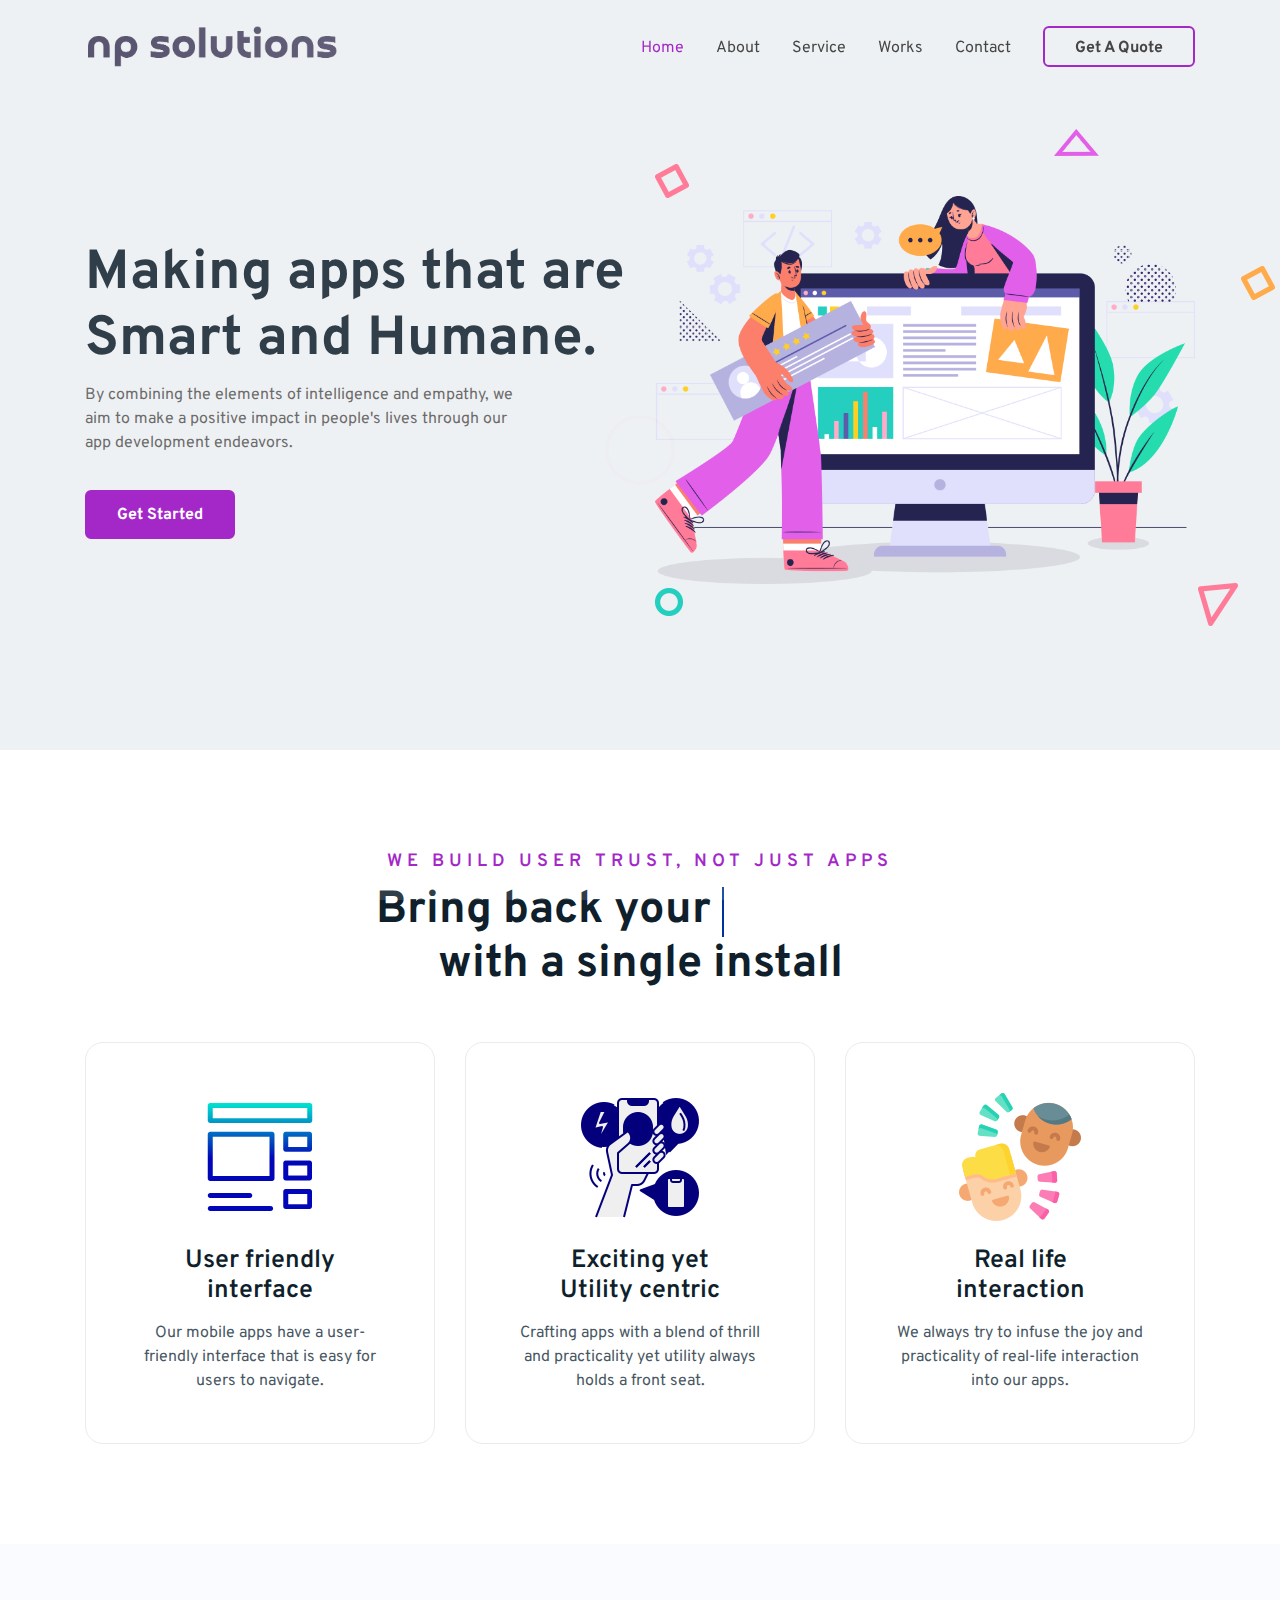
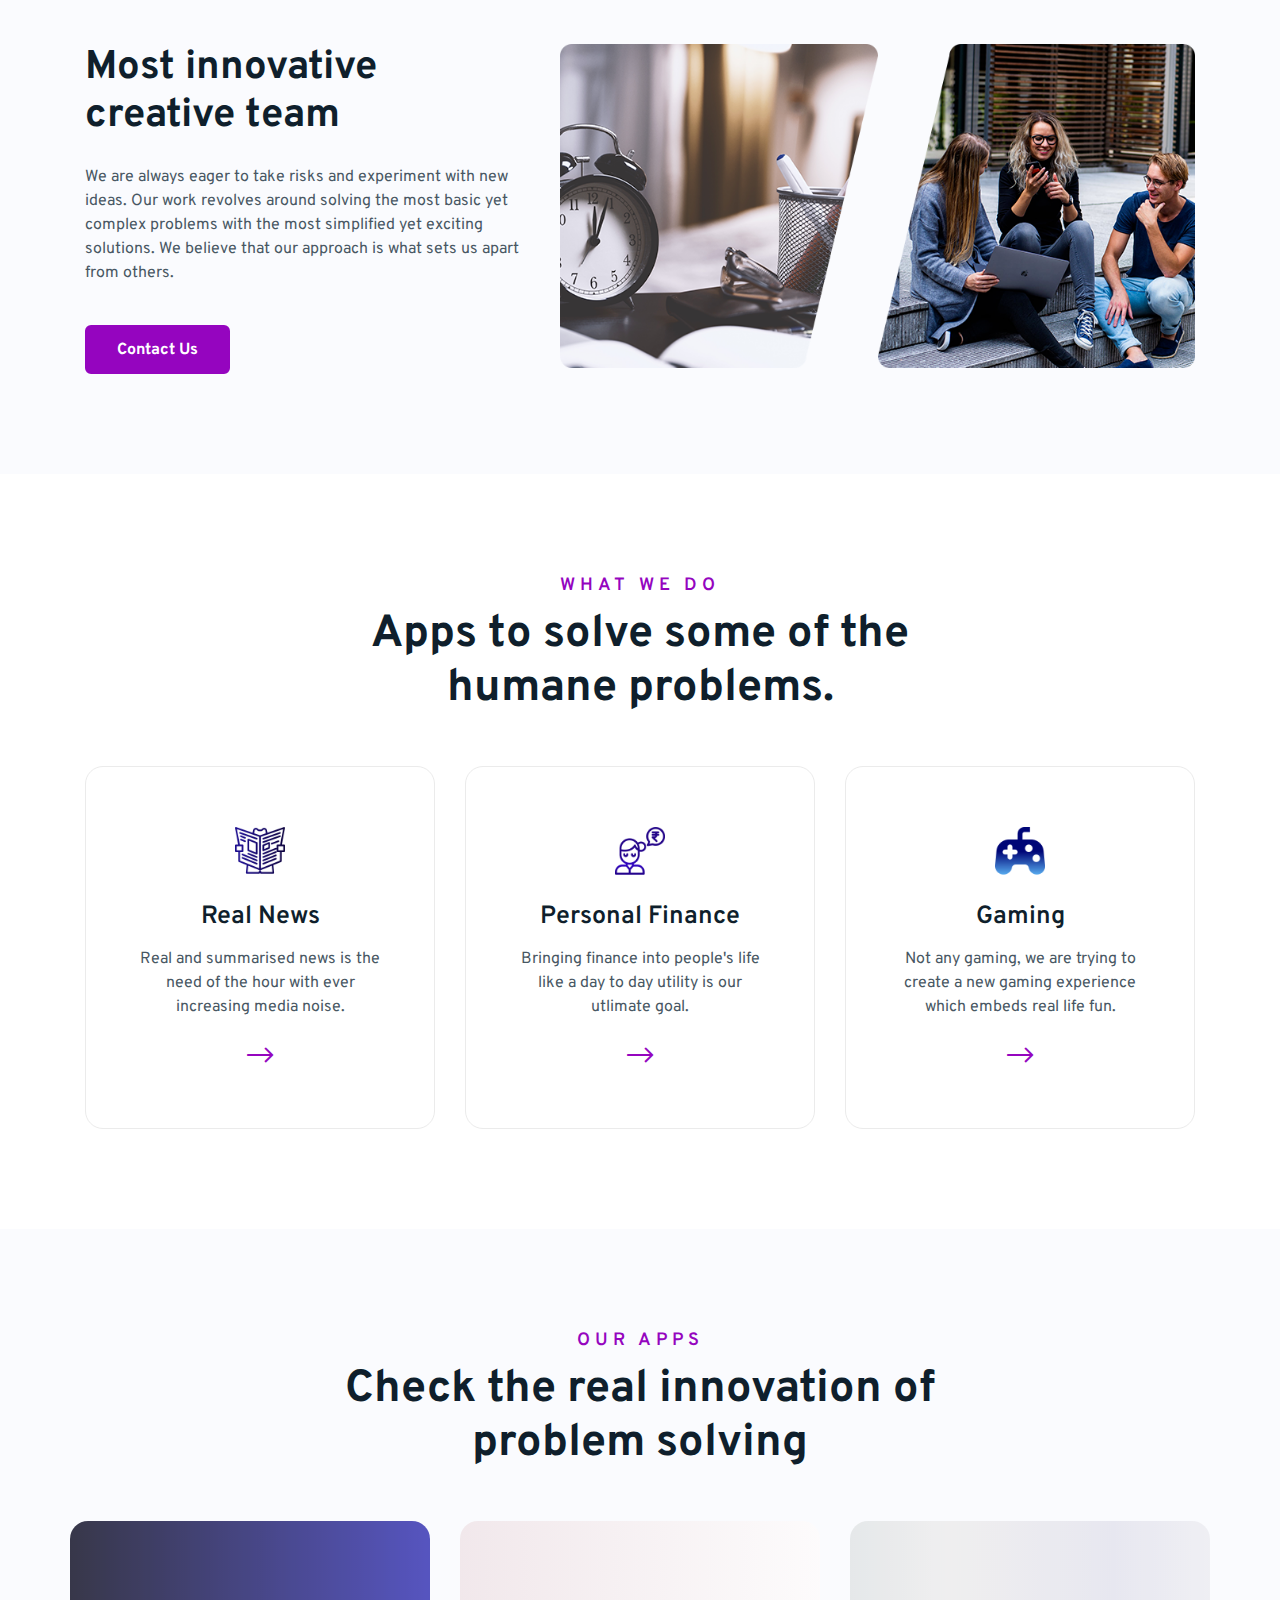
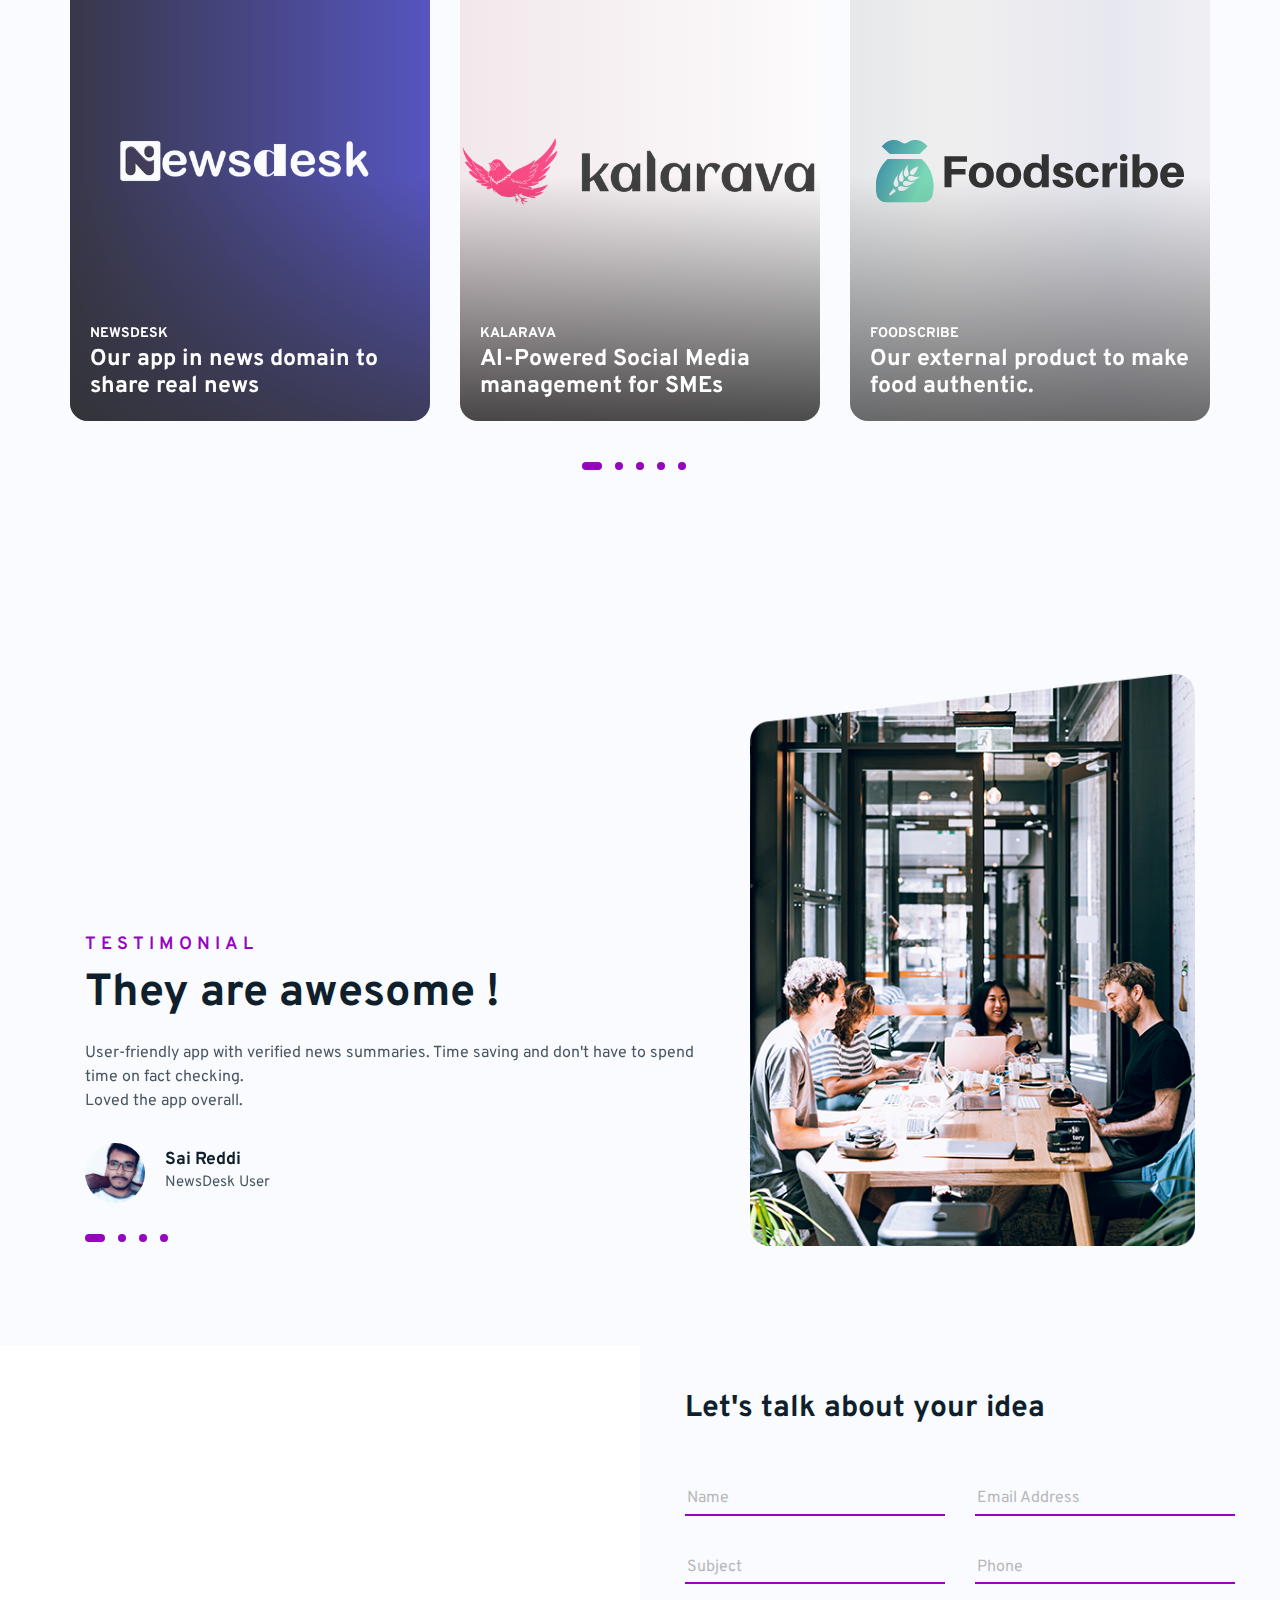
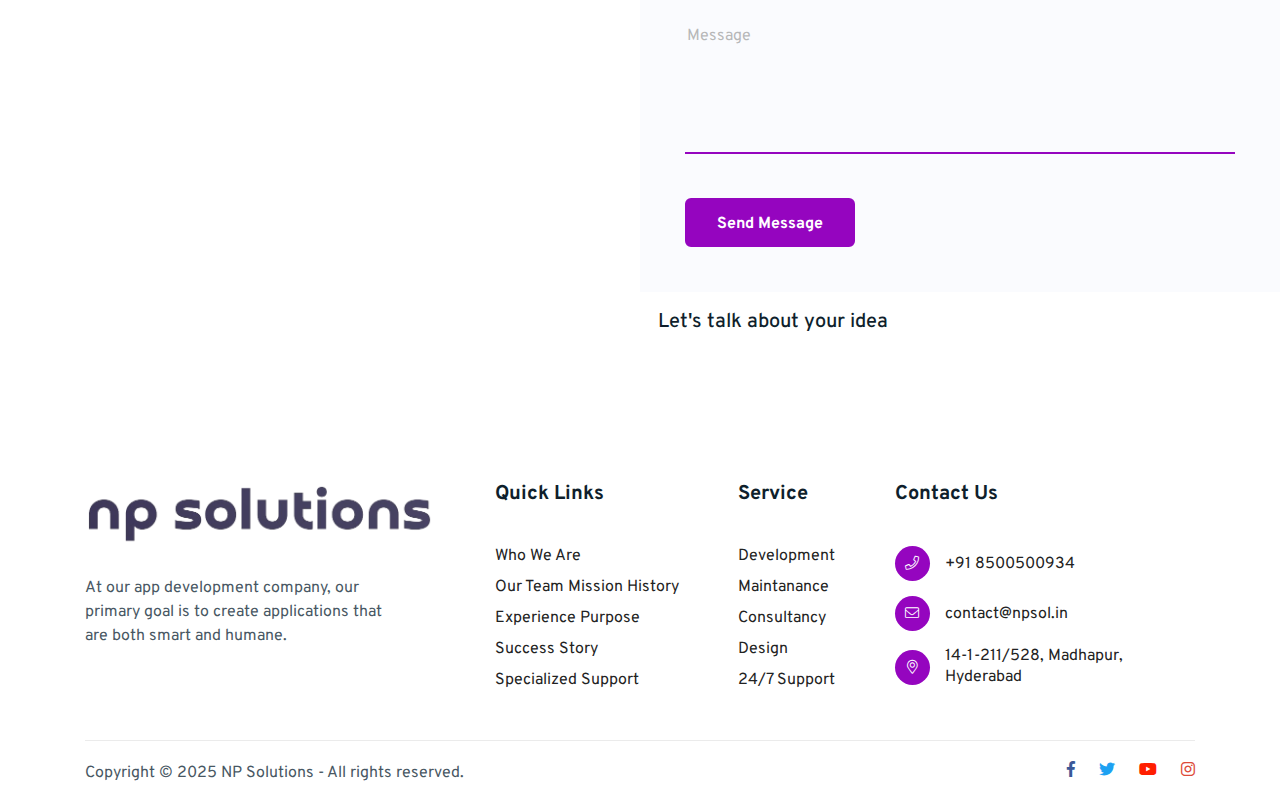
<file: index.html>
<!DOCTYPE html>
<html lang="en">
<head>
      <meta charset="UTF-8">
      <meta name="viewport" content="width=device-width, initial-scale=1.0">
      <meta http-equiv="X-UA-Compatible" content="ie=edge">
      <!-- title -->
      <title>NP Solutions - Consulting | Mobile App Development | Technology Outsourcing</title>
      <!-- favicon -->
      <link href="img/logo-favicon.png" type="image/png" rel="icon">
      <!--=============   All css link   ============ -->
      <link href="css/bootstrap.min.css" rel="stylesheet" type="text/css">
      <link href="css/helper.css" rel="stylesheet" type="text/css">
      <link href="css/fontawesome.min.css" rel="stylesheet" type="text/css"/>
      <link href="css/owl.carousel.min.css" rel="stylesheet" type="text/css"/>
      <link href="css/style.css" rel="stylesheet" type="text/css">
      <link href="css/responsive.css" rel="stylesheet" type="text/css">
   
<style>

@media (min-width: 1199.98px){
.text {
    font-size: 4rem !important;
 }
}

@media (min-width: 575.99px) and (max-width: 1199.97px){
.text {
    font-size: 3rem !important;
 }
}


@media (max-width: 575.98px){
.text {
    font-size: 2.2rem !important;
 }
}


.text{
    position: relative;
    color: #003399;
    font-weight: 600;
}
.text.first-text{
    color: #FFF;
}
.text.sec-text:before{
    content: "";
    position: absolute;
    top: 0;
    left: 0;
    height: 100%;
    width: 100%;
    background-color: #fff;
    border-left: 2px solid #003399;
    animation: animate 4s steps(12) infinite;
}
@keyframes animate{
    40%, 60%{
        left: calc(100% + 4px);
    }
    100%{
        left: 0%;
    }
}
   
   
</style>
        
</head>
   <body data-spy="scroll" data-target="#scroll-spy" data-offset="150">
      <!-- start preloader -->
      <div class="preloader">
         <img class="lazy-load" src="img/preloader.svg" alt="img"/>
      </div>
      <!-- end preloader -->
      <!-- start header -->
      <header class="d-flex align-items-center">
         <div class="container">
            <div class="row align-items-center">
               <div class="col-md-3 col-4">
                  <!-- logo -->
                  <a href="index.html">
                     <img class="img-fluid logo-img" src="img/np.png" alt="logo"/>
                  </a>
               </div>
               <div class="col-md-9 col-8">
                  <!-- menu -->
                  <ul class="menu text-right" id="scroll-spy">
                     <li class="nav-item">
                        <a class="nav-link active" href="#home">Home</a>
                     </li>
                     <li class="nav-item">
                        <a class="nav-link" href="#about">About</a>
                     </li>
                     <li class="nav-item">
                        <a class="nav-link" href="#service">Service</a>
                     </li>
                     <li class="nav-item">
                        <a class="nav-link" href="#work">Works</a>
                     </li>
                     <!--<li class="nav-item">
                        <a class="nav-link" href="#news">News</a>
                     </li>-->
                     <li class="nav-item">
                        <a class="nav-link" href="#contact">Contact</a>
                     </li>
                     <li class="header-btn-area">
                        <a class="button header-btn" href="#contact">Get a quote</a>
                     </li>
                     
                  </ul>
                  <!-- menu toggler -->
                  <div class="hamburger-menu">
                     <span class="line-top"></span>
                     <span class="line-center"></span>
                     <span class="line-bottom"></span>
                  </div>
               </div>
            </div>
         </div>
      </header>
      <!-- end header -->
      <main class="overflow-hidden">
         <!-- start hero area -->
         <div class="hero-area d-flex align-items-center" id="home">
            <div class="container">
               <div  class="row align-items-center">
                  <div class="col-md-6 mt_30">
                     <div class="hero-content">
                        <h2>Making apps that are Smart and Humane.</h2>
                        <p>By combining the elements of intelligence and empathy, we aim to make a positive impact in people's lives through our app development endeavors.</p>
                        <div class="hero-btn-area">
                           <a href="#contact" class="button hero-btn">Get started</a>
                        </div>
                     </div>
                  </div>
                  <div class="col-md-6 mt_30">
                     <div class="hero-img-area">
                        <div class="shape shape-1">
                           <img src="img/rectangle.png" alt="img"/>
                        </div>
                        <div class="shape shape-2">
                           <img src="img/rectangle-2.png" alt="img"/>
                        </div>
                        <div class="shape shape-3">
                           <img src="img/shape-poly-1.png" alt="img"/>
                        </div>
                        <div class="shape shape-4">
                           <img src="img/shape-poly-2.png" alt="img"/>
                        </div>
                        <div class="shape shape-5">
                           <img src="img/circle.png" alt="img"/>
                        </div>
                        <div class="main-img">
                           <img class="img-fluid" src="img/hero-img.png" alt="hero-img"/>
                        </div>
                     </div>
                  </div>
               </div>
            </div>
         </div>
         <!-- end hero area -->
         <!-- start trust area -->
         <div class="trust-area">
            <div class="container">
               <div class="section-title">
                  <p>We build user trust, Not just apps</p>
                  <h2>Bring back your <span class="text sec-text">excitement</span><br> with a single install</h2>
               </div>
               <div class="row justify-content-center">
                  <div class="col-lg-4 col-sm-6 mt_30">
                     <div class="trust-box text-center">
                        <img src="img/layout.png" alt="anchor"/>
                        <h4>User friendly<br> interface</h4>
                        <p>Our mobile apps have a user-friendly interface that is easy for users to navigate.</p>
                     </div>
                  </div>
                  <div class="col-lg-4 col-sm-6 mt_30">
                     <div class="trust-box text-center">
                        <img src="img/utilities.png" alt="anchor"/>
                        <h4>Exciting yet<br> Utility centric</h4>
                        <p>Crafting apps with a blend of thrill and practicality yet utility always holds a front seat.</p>
                     </div>
                  </div>
                  <div class="col-lg-4 col-sm-6 mt_30">
                     <div class="trust-box text-center">
                        <img src="img/laugh.png" alt="anchor"/>
                        <h4>Real life<br> interaction</h4>
                        <p>We always try to infuse the joy and practicality of real-life interaction into our apps.</p>
                     </div>
                  </div>
               </div>
            </div>
         </div>
         <!-- end trust area -->
         <!-- start about area -->
         <div class="about-area" id="about">
            <div class="container">
               <div class="row">
                  <div class="col-md-5 mt_30">
                     <div class="about-content">
                        <h2>Most innovative<br> creative team</h2>
                        <p>We are always eager to take risks and experiment with new ideas. Our work revolves around solving the most basic yet complex problems with the most simplified yet exciting solutions. We believe that our approach is what sets us apart from others.</p>
                        <div class="about-btn-area">
                           <a href="#contact" class="button about-btn">Contact Us</a>
                        </div>
                     </div>
                  </div>
                  <div class="col-md-7 mt_30">
                     <div class="about-img-area d-flex">
                        <img class="img-fluid img-1" src="img/about-1.png" alt="about-img"/>
                        <img class="img-fluid img-2" src="img/about-2.png" alt="about-img"/>
                     </div>
                  </div>
               </div>
            </div>
         </div>
         <!-- end about area -->
         <!-- start service area -->
         <div class="service-area" id="service">
            <div class="container">
               <div class="section-title">
                  <p>what we do</p>
                  <h2>Apps to solve some of the<br> humane problems.</h2>
               </div>
               <div class="row">
                  <div class="col-lg-4 col-sm-6 mt_30">
                     <div class="service-box">
                        <div class="service_icon">
                           <img src="img/newspaper.png" class="img-fluid" alt="grid"/>
                        </div>
                        <h4>Real News</h4>
                        <p>Real and summarised news is the need of the hour with ever increasing media noise. </p>
                        <a class="box-arrow" href="#">
                        <i class="fal fa-long-arrow-right"></i>
                        </a>
                     </div>
                  </div>
                  <div class="col-lg-4 col-sm-6 mt_30">
                     <div class="service-box">
                        <div class="service_icon">
                           <img src="img/conversation.png" class="img-fluid" alt="cart"/>
                        </div>
                        <h4>Personal Finance</h4>
                        <p>Bringing finance into people's life like a day to day utility is our utlimate goal.</p>
                        <a class="box-arrow" href="#">
                        <i class="fal fa-long-arrow-right"></i>
                        </a>
                     </div>
                  </div>
                  <div class="col-lg-4 col-sm-6 mt_30">
                     <div class="service-box">
                        <div class="service_icon">
                           <img src="img/game-console.png" class="img-fluid" alt="camera"/>
                        </div>
                        <h4>Gaming</h4>
                        <p>Not any gaming, we are trying to create a new gaming experience which embeds real life fun. </p>
                        <a class="box-arrow" href="#">
                        <i class="fal fa-long-arrow-right"></i>
                        </a>
                     </div>
                  </div>
                 <!-- <div class="col-lg-4 col-sm-6 mt_30">
                     <div class="service-box">
                        <div class="service_icon">
                           <img src="img/headphone.png" class="img-fluid" alt="headphone"/>
                        </div>
                        <h4></h4>
                        <p>Pore et dolore magna aliqua. Ut<br> enim ad minim veniam, quis nos<br> trud exerci tation </p>
                        <a class="box-arrow" href="#">
                        <i class="fal fa-long-arrow-right"></i>
                        </a>
                     </div>
                  </div>
                  <div class="col-lg-4 col-sm-6 mt_30">
                     <div class="service-box">
                        <div class="service_icon">
                           <img src="img/location.png" class="img-fluid" alt="location"/>
                        </div>
                        <h4></h4>
                        <p>Pore et dolore magna aliqua. Ut<br> enim ad minim veniam, quis nos<br> trud exerci tation </p>
                        <a class="box-arrow" href="#">
                        <i class="fal fa-long-arrow-right"></i>
                        </a>
                     </div>
                  </div>
                  <div class="col-lg-4 col-sm-6 mt_30">
                     <div class="service-box">
                        <div class="service_icon">
                           <img src="img/file.png" class="img-fluid" alt="file"/>
                        </div>
                        <h4>File Upload Protocol</h4>
                        <p>Pore et dolore magna aliqua. Ut<br> enim ad minim veniam, quis nos<br> trud exerci tation </p>
                        <a class="box-arrow" href="#">
                        <i class="fal fa-long-arrow-right"></i>
                        </a>
                     </div>-->
                  </div>
               </div>
            </div>
         </div>
         <!-- end service area -->
         <!-- start work area -->
         <div class="work-area" id="work">
            <div class="container">
               <div class="section-title">
                  <p>our Apps</p>
                  <h2>Check the real innovation of<br> problem solving</h2>
               </div>
               <div class="row mt_50">
                  <div class="owl-carousel work-carousel">
                     <div class="item" style="background-image: url(img/work3.png);">
                        <div class="work-text">
                           <p>Kalarava</p>
                           <h3>AI-Powered Social Media<br> management for SMEs</h3>
                        </div>
                     </div>
                     <div class="item" style="background-image: url(img/work6.png);">
                        <div class="work-text">
                           <p>Foodscribe</p>
                           <h3>Our external product to make<br> food authentic.</h3>
                        </div>
                     </div>
                     <div class="item" style="background-image: url(img/work5.png);">
                        <div class="work-text">
                           <p>NewsDesk</p>
                           <h3>Our app in news domain to<br> share real news</h3>
                        </div>
                     </div>
                     <div class="item" style="background-image: url(img/work4.png);">
                        <div class="work-text">
                           <p>NP Solution</p>
                           <h3>NP Solutions is our umbrella<br> for our adventures</h3>
                        </div>
                     </div>
                     <div class="item" style="background-image: url(img/work5.png);">
                        <div class="work-text">
                           <p>NewsDesk</p>
                           <h3>Our app in news domain to<br> share real news</h3>
                        </div>
                     </div>
                  </div>
               </div>
            </div>
         </div>
         <!-- end work area -->
         <!-- start team area -->
         <!--
         <div class="team-area">
            <div class="container">
               <div class="section-title">
                  <p>Meet Our Team</p>
                  <h2>Awesome people with great<br> business skills</h2>
               </div>
               <div class="row">
                  <div class="col-lg-3 col-sm-6 mt_30">
                     <div class="team-box">
                        <div class="team-img-box">
                           <img class="img-fluid" src="img/team-1.png" alt="team"/>
                        </div>
                        <div class="team-text">
                           <h3>Bruce Wayne</h3>
                           <p>Founder & CEO</p>
                        </div>
                     </div>
                  </div>
                  <div class="col-lg-3 col-sm-6 mt_30">
                     <div class="team-box">
                        <div class="team-img-box">
                           <img class="img-fluid" src="img/team-2.png" alt="team"/>
                        </div>
                        <div class="team-text">
                           <h3>Clark Kent</h3>
                           <p>Manager</p>
                        </div>
                     </div>
                  </div>
                  <div class="col-lg-3 col-sm-6 mt_30">
                     <div class="team-box">
                        <div class="team-img-box">
                           <img class="img-fluid" src="img/team-3.png" alt="team"/>
                        </div>
                        <div class="team-text">
                           <h3>Jessica Parker</h3>
                           <p>Developer</p>
                        </div>
                     </div>
                  </div>
                  <div class="col-lg-3 col-sm-6 mt_30">
                     <div class="team-box">
                        <div class="team-img-box">
                           <img class="img-fluid" src="img/team-4.png" alt="team"/>
                        </div>
                        <div class="team-text">
                           <h3>Justin Pakerman</h3>
                           <p>Designer</p>
                        </div>
                     </div>
                  </div>
               </div>
            </div>
         </div>-->
         <!-- end team area -->
         <!-- start testimonial area -->
         <div class="testimonial-area">
            <div class="container">
               <div class="row align-items-end">
                  <div class="col-lg-7 mt_30">
                     <div class="section-title">
                        <p>testimonial</p>
                        <h2>They are awesome !</h2>
                     </div>
                     <div class="owl-carousel testimonial-carousel">
                        <div class="item">
                           <div class="testi-box">
                              <p>User-friendly app with verified news summaries. Time saving and don't have to spend time on fact checking.<br> Loved the app overall. </p>
                              <div class="media">
                                 <img class="mr_20" src="img/sai.jpg" alt="img"/>
                                 <div class="media-body">
                                    <h3>Sai Reddi</h3>
                                    <p>NewsDesk User</p>
                                 </div>
                              </div>
                           </div>
                        </div>
                        <div class="item">
                           <div class="testi-box">
                              <p>Perfect app for who follows news daily news all at one place.<br> Liked the concise yet informative news shorts. </p>
                              <div class="media">
                                 <img class="mr_20" src="img/suresh.jpeg" alt="img"/>
                                 <div class="media-body">
                                    <h3>Suresh Kumar</h3>
                                    <p>NewsDesk User</p>
                                 </div>
                              </div>
                           </div>
                        </div>
                        <div class="item">
                           <div class="testi-box">
                              <p>I had a fantastic experience working with NP Solutions. <br >They truly live up to their reputation of being smart and humane.</p>
                              <div class="media">
                                 <img class="mr_20" src="img/client.jpg" alt="img"/>
                                 <div class="media-body">
                                    <h3>Kabir Manja</h3>
                                    <p>NP Solutions' user</p>
                                 </div>
                              </div>
                           </div>
                        </div>
                        <div class="item">
                           <div class="testi-box">
                              <p>The end result was a top-notch app that not only met my requirements <br> but also delivered a seamless user experience. </p>
                              <div class="media">
                                 <img class="mr_20" src="img/naresh.jpg" alt="img"/>
                                 <div class="media-body">
                                    <h3>Naresh A</h3>
                                    <p>NP Solutions' user</p>
                                 </div>
                              </div>
                           </div>
                        </div>
                     </div>
                  </div>
                  <div class="col-lg-5 mt_30">
                     <div class="testimonial-img">
                        <img class="img-fluid" src="img/testi.png" alt="img"/>
                     </div>
                  </div>
               </div>
            </div>
         </div>
         <!-- end testimonial area -->
         
         <!-- start contact area -->
         <div class="contact-area" id="contact">
            <div class="row align-items-center justify-content-end no-gutters">
               <!-- <div class="col-md-6 img-column">
                  <iframe src="https://www.google.com/maps/embed?pb=!1m18!1m12!1m3!1d30449.884437816505!2d78.37413607510801!3d17.448436284678593!2m3!1f0!2f0!3f0!3m2!1i1024!2i768!4f13.1!3m3!1m2!1s0x3bcb9158f201b205%3A0x11bbe7be7792411b!2sMadhapur%2C%20Telangana!5e0!3m2!1sen!2sin!4v1650107397339!5m2!1sen!2sin" style="border:0;max-height:400px;" allowfullscreen=""></iframe>
               </div> -->
               <div class="col-md-6">
                  <form action="https://submit-form.com/l9RnPXjrd">
                     <h2 class="form-title">Let's talk about your idea</h2>
                     <p id="form-messages"></p>
                     <div class="row">
                        <div class="col-md-6">
                           <div class="input_group">
                              <input type="text" name="name" id="name" placeholder="Name">
                           </div>
                        </div>
                        <div class="col-md-6">
                           <div class="input_group">
                              <input type="email" id="email" name="email" placeholder="Email Address">
                           </div>
                        </div>
                        <div class="col-md-6">
                           <div class="input_group">
                              <input type="text" id="sub" name="sub" placeholder="Subject">
                           </div>
                        </div>
                        <div class="col-md-6">
                           <div class="input_group">
                              <input type="tel" id="phn" name="phn" placeholder="Phone">
                           </div>
                        </div>
                        <div class="col-md-12">
                           <div class="input_group">
                              <textarea placeholder="Message" name="message" id="message"></textarea>
                           </div>
                        </div>
                        <div class="col-md-12 mt_40">
                           <button name="submit" id="submit" type="submit" class="button contact-btn">Send Message</button>
                        </div>
                     </div>
                  </form>
                  <script charset="utf-8" type="text/javascript" src="//js-eu1.hsforms.net/forms/embed/v2.js"></script>
<div style="padding:18px;" id="contact-form">
 <h2 class="form-title">Let's talk about your idea</h2>
 <div>
   <!-- <script>
     hbspt.forms.create({
        region: "na1",
        portalId: "45858424",
        formId: "a398b82e-1543-4516-bc64-e19be410982d"
     });
  </script> -->
 </div>
               </div>
            </div>
         </div>
         <!-- end contact area -->
         <!-- start footer -->
         <footer>
            <div class="container">
               <div class="row justify-content-between">
                  <div class="footer-box">
                     <a href="index.html">
                     <img src="img/np.png" style="width:350px;" alt="logo"/>
                     </a>
                     <p class="mt_30">At our app development company, our primary goal is to create applications that are both smart and humane.</p>
                  </div>
                  <div class="footer-box">
                     <h2>Quick Links</h2>
                     <div class="quick-links">
                        <a class="mt_10" href="#">Who We Are</a>
                        <a class="mt_10" href="#">Our Team Mission History</a>
                        <a class="mt_10" href="#">Experience Purpose</a>
                        <a class="mt_10" href="#">Success Story</a>
                        <a class="mt_10" href="#">Specialized Support</a>
                     </div>
                  </div>
                  <div class="footer-box">
                     <h2>Service</h2>
                     <div class="quick-links">
                        <a class="mt_10" href="#">Development</a>
                        <a class="mt_10" href="#">Maintanance</a>
                        <a class="mt_10" href="#">Consultancy</a>
                        <a class="mt_10" href="#">Design</a>
                        <a class="mt_10" href="#">24/7 Support</a>
                     </div>
                  </div>
                  <div class="footer-box">
                     <h2>Contact Us</h2>
                     <div class="quick-contact d-flex">
                        <div class="icon mr_15">
                           <i class="fal fa-phone"></i>
                        </div>
                        <a href="tel:01679252595">+91 8500500934</a>
                     </div>
                     <div class="quick-contact d-flex mt_15">
                        <div class="icon mr_15">
                           <i class="fal fa-envelope"></i>
                        </div>
                        <a href="mailto:example@gmailcom">contact@npsol.in</a>
                     </div>
                     <div class="quick-contact d-flex mt_15">
                        <div class="icon mr_15">
                           <i class="fal fa-map-marker-alt"></i>
                        </div>
                        <a href="#"> 14-1-211/528, Madhapur, Hyderabad</a>
                     </div>
                  </div>
               </div>
               <div class="footer-bottom">
                  <div class="row">
                     <div class="col-lg-6 col-md-7">
                        <p class="copyright">Copyright © 2025 NP Solutions - All rights reserved.</p>
                     </div>
                     <div class="col-lg-6 col-md-5">
                        <div class="footer-social">
                           <a href="https://www.facebook.com/app.newsdesk">
                           <i class="fab fa-facebook-f"></i>
                           </a>
                           <a href="https://twitter.com/Newsdesktweetz">
                           <i class="fab fa-twitter"></i>
                           </a>
                           <a href="#">
                           <i class="fab fa-youtube"></i>
                           </a>
                           <a href="https://www.instagram.com/newsdesk.live/">
                           <i class="fab fa-instagram"></i>
                           </a>
                        </div>
                     </div>
                  </div>
               </div>
            </div>
         </footer>
         <!-- end footer -->
      </main>
      <script>
        const text = document.querySelector(".sec-text");
        const textLoad = () => {
            setTimeout(() => {
                text.textContent = "excitment";
            }, 0);
            setTimeout(() => {
                text.textContent = "productivity";
            }, 4000);
            setTimeout(() => {
                text.textContent = "focus";
            }, 8000); //1s = 1000 milliseconds
        }
        textLoad();
        setInterval(textLoad, 12000);
    </script>
      <!--=============   All js link   ============ -->
      <script src="js/jquery-3.5.1.min.js"></script>
      <script src="js/plugin.js"></script>
      <script src="js/main.js"></script>
      <script src="js/contact.js"></script>
   </body>
</html>
</file>
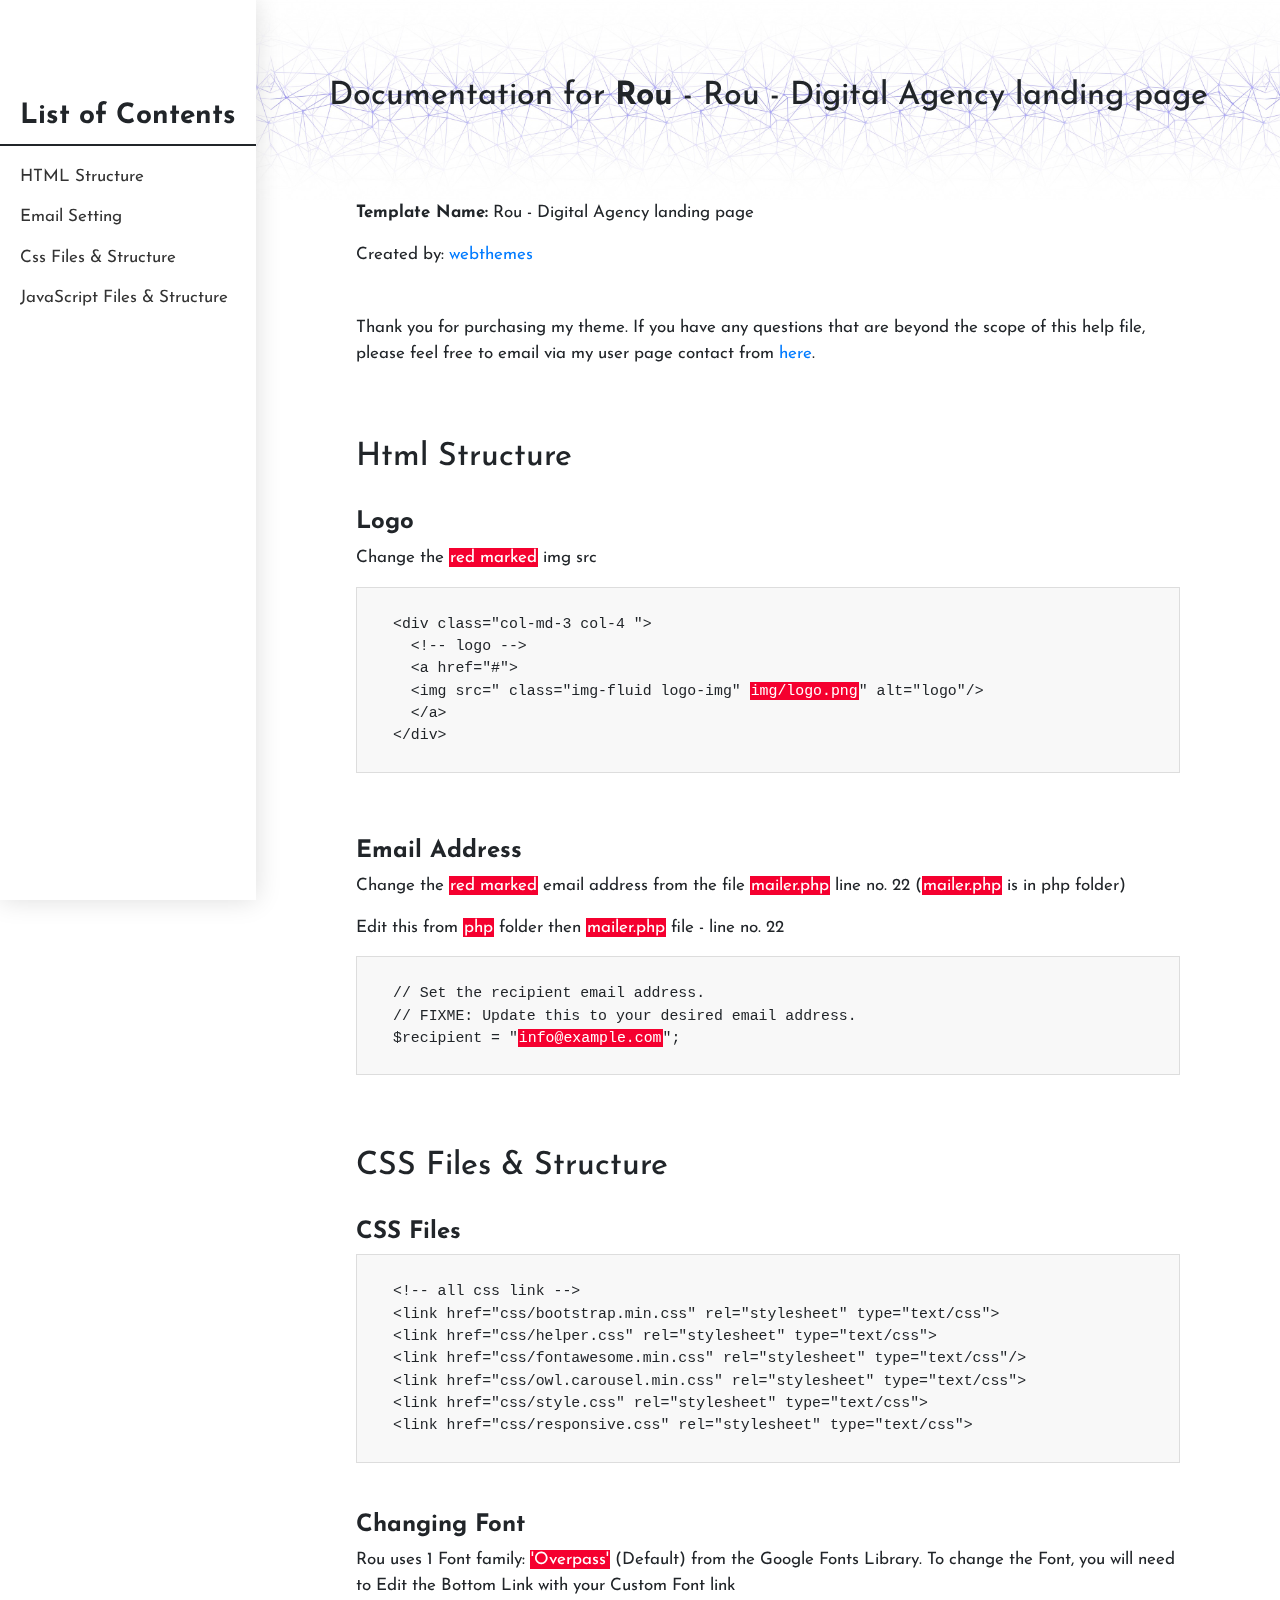
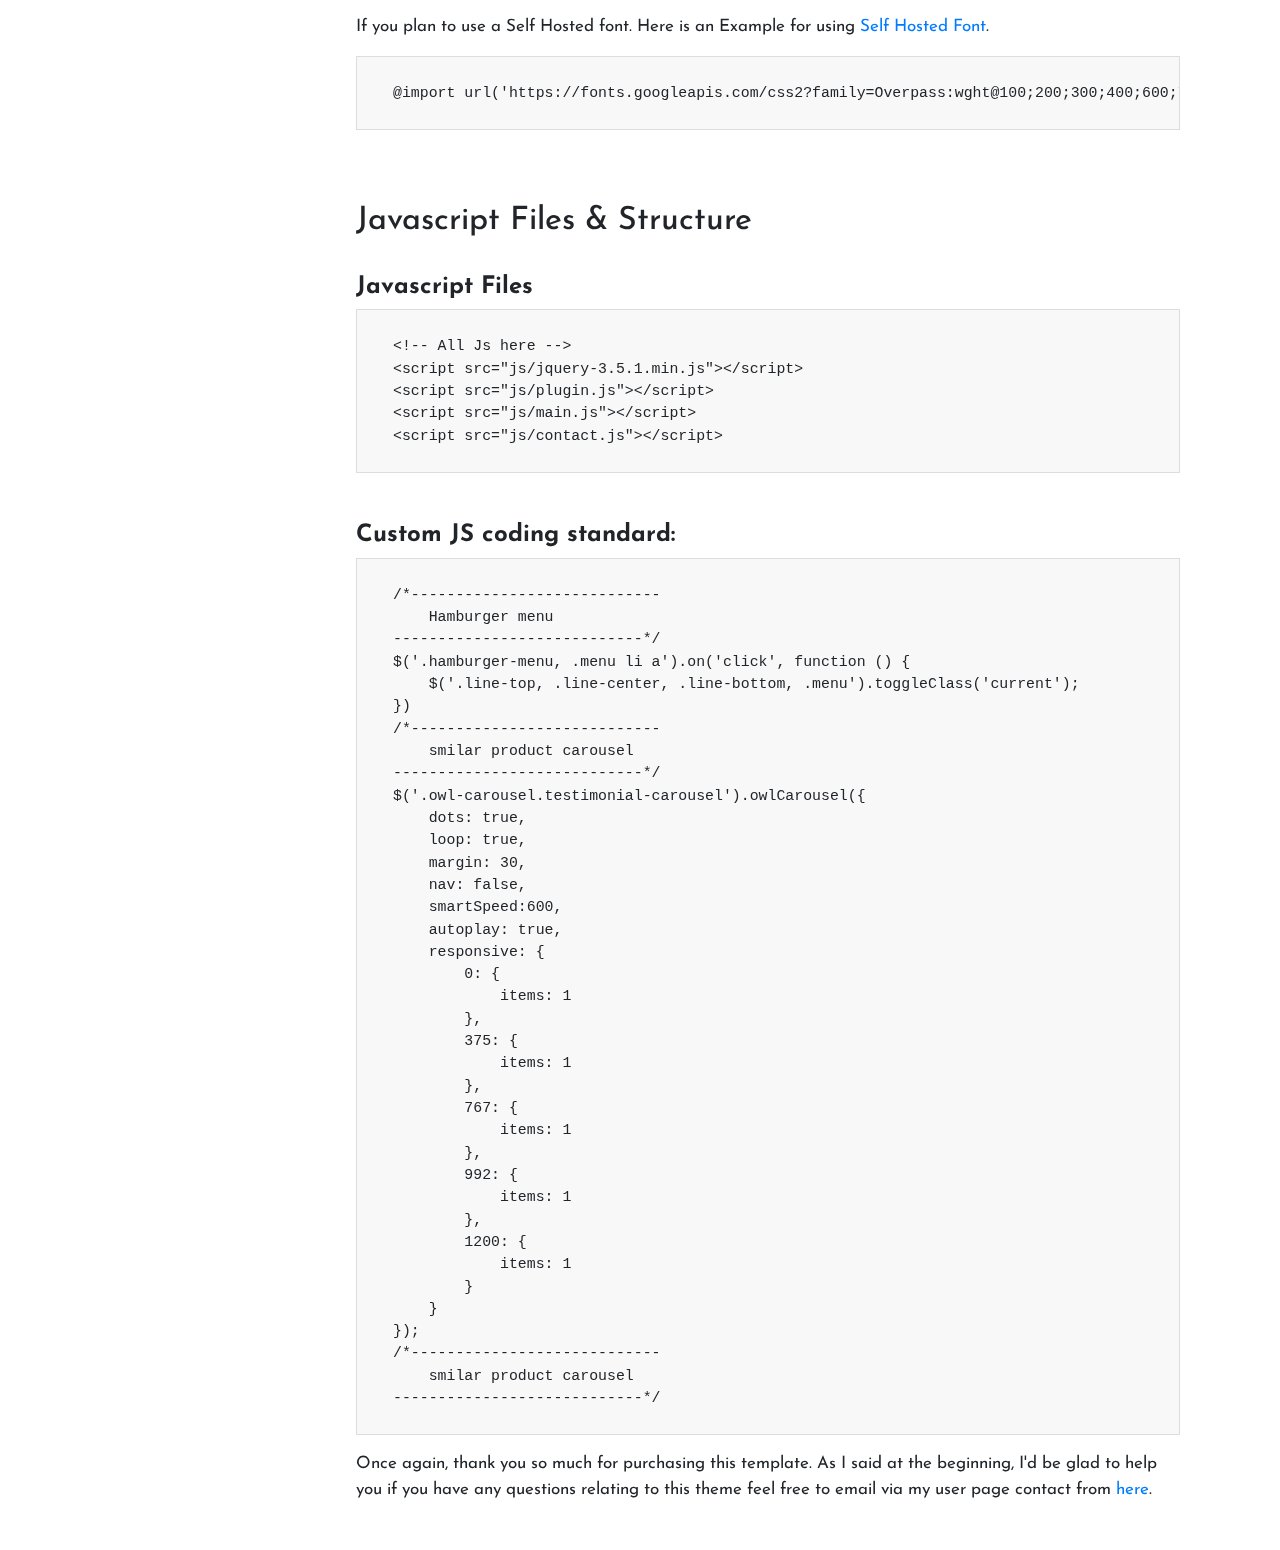
<file: _documentation/index.html>
<!DOCTYPE html>
<html lang="en">

<head>
    <!-- Required meta tags -->
    <meta charset="utf-8">
    <meta http-equiv="x-ua-compatible" content="ie=edge">
    <meta name="viewport" content="width=device-width, initial-scale=1">
    <!-- favicon -->
    <link href="img/favicon.png" rel="icon" type="image/png">
    <!--  Page Title  -->
    <title>Documentation for Rou - Digital Agency landing page</title>
    <!-- =====================================
    ============   ALL CSS HERE   ============
    ====================================== -->
    <!-- bootstrap -->
    <link rel="stylesheet" href="css/bootstrap.min.css">
    <!-- style css -->
    <link rel="stylesheet" href="css/style.css">
</head>

<body>

    <div class="main">
        <div class="documentation_menu">
            <h3 class="font-weight-bold">List of Contents</h3>
            <ul class="list-unstyled">
                <li><a href="#html_stc">HTML Structure</a></li>
                <li><a href="#mail_add">Email Setting</a></li>
                <li><a href="#css_stc">Css Files &amp; Structure</a></li>
                <li><a href="#js_stc">JavaScript Files &amp; Structure</a></li>
            </ul>
        </div>
        <div class="documentation_content">
            <div class="page_breadcamb text-center">
                <div class="container-fluid">
                    <div class="row">
                        <div class="col">
                            <div class="display_table">
                                <div class="display_table_cell">
                                    <h2>Documentation for <span class="font-weight-bold">Rou</span> - Rou - Digital Agency landing page</h2>
                                </div>
                            </div>
                        </div>
                    </div>
                </div>
            </div>
            <div class="container">
                <div class="row justify-content-center">
                    <div class="col-10">
                        <div class="template_info">
                            <p><b>Template Name:</b> Rou - Digital Agency landing page</p>
                            <p>Created by: <a href="https://www.templatemonster.com/authors/webthemes/">webthemes</a></p>
                            <p class="mt-5">Thank you for purchasing my theme. If you have any questions that are beyond the scope of this help file, please feel free to email via my user page contact from <a href="https://www.templatemonster.com/authors/webthemes/">here</a>.</p>
                        </div>
                        <h2 id="html_stc" class="mt-5 pt-4 pb-4">Html Structure</h2>
                        <h4><b>Logo</b></h4>
                        <p>Change the <span class="bg-red">red marked</span> img src</p>
<pre>
    &lt;div class=&quot;col-md-3 col-4 &quot;&gt;
      &lt;!-- logo --&gt;
      &lt;a href=&quot;#&quot;&gt;
      &lt;img src=&quot; class=&quot;img-fluid logo-img&quot; <span class="bg-red">img/logo.png</span>&quot; alt=&quot;logo&quot;/&gt;
      &lt;/a&gt;
    &lt;/div&gt;
</pre>

                        <h4 id="mail_add" class="pt-5"><b>Email Address</b></h4>
                        <p>Change the <span class="bg-red">red marked</span> email address from the file <span class="bg-red">mailer.php</span> line no. 22 (<span class="bg-red">mailer.php</span> is in php folder)</p>
                        <p>Edit this from <span class="bg-red">php</span> folder then <span class="bg-red">mailer.php</span> file - line no. 22</p>
<pre>
    // Set the recipient email address.
    // FIXME: Update this to your desired email address.
    $recipient = &quot;<span class="bg-red">info@example.com</span>&quot;;
</pre>



                        <h2 id="css_stc" class="mt-5 pt-4 pb-4">CSS Files &amp; Structure</h2>
                        <h4><b>CSS Files</b></h4>
<pre>
    &lt;!-- all css link --&gt;
    &lt;link href=&quot;css/bootstrap.min.css&quot; rel=&quot;stylesheet&quot; type=&quot;text/css&quot;&gt;
    &lt;link href=&quot;css/helper.css&quot; rel=&quot;stylesheet&quot; type=&quot;text/css&quot;&gt;
    &lt;link href=&quot;css/fontawesome.min.css&quot; rel=&quot;stylesheet&quot; type=&quot;text/css&quot;/&gt;
    &lt;link href=&quot;css/owl.carousel.min.css&quot; rel=&quot;stylesheet&quot; type=&quot;text/css&quot;&gt;
    &lt;link href=&quot;css/style.css&quot; rel=&quot;stylesheet&quot; type=&quot;text/css&quot;&gt;
    &lt;link href=&quot;css/responsive.css&quot; rel=&quot;stylesheet&quot; type=&quot;text/css&quot;&gt;
</pre>
                        <h4 class="mt-5"><b>Changing Font</b></h4>
                        <p>Rou uses 1 Font family: <span class="bg-red">'Overpass'</span> (Default) from the Google Fonts Library. To change the Font, you will need to Edit the Bottom Link with your Custom Font link</p>
                        <p>If you plan to use a Self Hosted font. Here is an Example for using <a href="http://css-tricks.com/snippets/css/using-font-face/">Self Hosted Font</a>.</p>
<pre>
    @import url('https://fonts.googleapis.com/css2?family=Overpass:wght@100;200;300;400;600;700;800;900&display=swap');
</pre>
                        
                        <h2 id="js_stc" class="mt-5 pt-4 pb-4">Javascript Files &amp; Structure</h2>
                        <h4><b>Javascript Files</b></h4>
<pre>
    &lt;!-- All Js here --&gt;
    &lt;script src=&quot;js/jquery-3.5.1.min.js&quot;&gt;&lt;/script&gt;
    &lt;script src=&quot;js/plugin.js&quot;&gt;&lt;/script&gt;
    &lt;script src=&quot;js/main.js&quot;&gt;&lt;/script&gt;
    &lt;script src=&quot;js/contact.js&quot;&gt;&lt;/script&gt;
</pre>
                        <h4 class="mt-5"><b>Custom JS coding standard:</b></h4>
<pre>
    /*----------------------------
        Hamburger menu
    ----------------------------*/
    $('.hamburger-menu, .menu li a').on('click', function () {
        $('.line-top, .line-center, .line-bottom, .menu').toggleClass('current');
    })
    /*----------------------------
        smilar product carousel
    ----------------------------*/
    $('.owl-carousel.testimonial-carousel').owlCarousel({
        dots: true,
        loop: true,
        margin: 30,
        nav: false,
        smartSpeed:600,
        autoplay: true,
        responsive: {
            0: {
                items: 1
            },
            375: {
                items: 1
            },
            767: {
                items: 1
            },
            992: {
                items: 1
            },
            1200: {
                items: 1
            }
        }
    });
    /*----------------------------
        smilar product carousel
    ----------------------------*/
</pre>
                        
                        <p class="mb-5">Once again, thank you so much for purchasing this template. As I said at the beginning, I'd be glad to help you if you have any questions relating to this theme feel free to email via my user page contact from  <a href="https://www.templatemonster.com/authors/webthemes/">here</a>.</p>
                        
                    </div>
                </div>
            </div>
        </div>
    </div>


    <script src="js/jquery.min.js"></script>
    <script src="js/main.js"></script>

</body>

</html>
</file>
<file: css/helper.css>
/*
**margin 5px - 100px
**padding 5px - 100px
*/

.mt_5{margin-top:5px}.mt_10{margin-top:10px}.mt_15{margin-top:15px}.mt_20{margin-top:20px}.mt_25{margin-top:25px}.mt_30{margin-top:30px}.mt_35{margin-top:35px}.mt_40{margin-top:40px}.mt_45{margin-top:45px}.mt_50{margin-top:50px}.mt_55{margin-top:55px}.mt_60{margin-top:60px}.mt_65{margin-top:65px}.mt_70{margin-top:70px}.mt_75{margin-top:75px}.mt_80{margin-top:80px}.mt_85{margin-top:85px}.mt_90{margin-top:90px}.mt_95{margin-top:95px}.mt_100{margin-top:100px}.mb_5{margin-bottom:5px}.mb_10{margin-bottom:10px}.mb_15{margin-bottom:15px}.mb_20{margin-bottom:20px}.mb_25{margin-bottom:25px}.mb_30{margin-bottom:30px}.mb_35{margin-bottom:35px}.mb_40{margin-bottom:40px}.mb_45{margin-bottom:45px}.mb_50{margin-bottom:50px}.mb_55{margin-bottom:55px}.mb_60{margin-bottom:60px}.mb_65{margin-bottom:65px}.mb_70{margin-bottom:70px}.mb_75{margin-bottom:75px}.mb_80{margin-bottom:80px}.mb_85{margin-bottom:85px}.mb_90{margin-bottom:90px}.mb_95{margin-bottom:95px}.mb_100{margin-bottom:100px}.mr_5{margin-right:5px}.mr_10{margin-right:10px}.mr_15{margin-right:15px}.mr_20{margin-right:20px}.mr_25{margin-right:25px}.mr_30{margin-right:30px}.mr_35{margin-right:35px}.mr_40{margin-right:40px}.mr_45{margin-right:45px}.mr_50{margin-right:50px}.mr_55{margin-right:55px}.mr_60{margin-right:60px}.mr_65{margin-right:65px}.mr_70{margin-right:70px}.mr_75{margin-right:75px}.mr_80{margin-right:80px}.mr_85{margin-right:85px}.mr_90{margin-right:90px}.mr_95{margin-right:95px}.mr_100{margin-right:100px}.ml_5{margin-left:5px}.ml_10{margin-left:10px}.ml_15{margin-left:15px}.ml_20{margin-left:20px}.ml_25{margin-left:25px}.ml_30{margin-left:30px}.ml_35{margin-left:35px}.ml_40{margin-left:40px}.ml_45{margin-left:45px}.ml_50{margin-left:50px}.ml_55{margin-left:55px}.ml_60{margin-left:60px}.ml_65{margin-left:65px}.ml_70{margin-left:70px}.ml_75{margin-left:75px}.ml_80{margin-left:80px}.ml_85{margin-left:85px}.ml_90{margin-left:90px}.ml_95{margin-left:95px}.ml_100{margin-left:100px}.pt_5{padding-top:5px}.pt_10{padding-top:10px}.pt_15{padding-top:15px}.pt_20{padding-top:20px}.pt_25{padding-top:25px}.pt_30{padding-top:30px}.pt_35{padding-top:35px}.pt_40{padding-top:40px}.pt_45{padding-top:45px}.pt_50{padding-top:50px}.pt_55{padding-top:55px}.pt_60{padding-top:60px}.pt_65{padding-top:65px}.pt_70{padding-top:70px}.pt_75{padding-top:75px}.pt_80{padding-top:80px}.pt_85{padding-top:85px}.pt_90{padding-top:90px}.pt_95{padding-top:95px}.pt_100{padding-top:100px}.pb_5{padding-bottom:5px}.pb_10{padding-bottom:10px}.pb_15{padding-bottom:15px}.pb_20{padding-bottom:20px}.pb_25{padding-bottom:25px}.pb_30{padding-bottom:30px}.pb_35{padding-bottom:35px}.pb_40{padding-bottom:40px}.pb_45{padding-bottom:45px}.pb_50{padding-bottom:50px}.pb_55{padding-bottom:55px}.pb_60{padding-bottom:60px}.pb_65{padding-bottom:65px}.pb_70{padding-bottom:70px}.pb_75{padding-bottom:75px}.pb_80{padding-bottom:80px}.pb_85{padding-bottom:85px}.pb_90{padding-bottom:90px}.pb_95{padding-bottom:95px}.pb_100{padding-bottom:100px}.pr_5{padding-right:5px}.pr_10{padding-right:10px}.pr_15{padding-right:15px}.pr_20{padding-right:20px}.pr_25{padding-right:25px}.pr_30{padding-right:30px}.pr_35{padding-right:35px}.pr_40{padding-right:40px}.pr_45{padding-right:45px}.pr_50{padding-right:50px}.pr_55{padding-right:55px}.pr_60{padding-right:60px}.pr_65{padding-right:65px}.pr_70{padding-right:70px}.pr_75{padding-right:75px}.pr_80{padding-right:80px}.pr_85{padding-right:85px}.pr_90{padding-right:90px}.pr_95{padding-right:95px}.pr_100{padding-right:100px}.pl_5{padding-left:5px}.pl_10{padding-left:10px}.pl_15{padding-left:15px}.pl_20{padding-left:20px}.pl_25{padding-left:25px}.pl_30{padding-left:30px}.pl_35{padding-left:35px}.pl_40{padding-left:40px}.pl_45{padding-left:45px}.pl_50{padding-left:50px}.pl_55{padding-left:55px}.pl_60{padding-left:60px}.pl_65{padding-left:65px}.pl_70{padding-left:70px}.pl_75{padding-left:75px}.pl_80{padding-left:80px}.pl_85{padding-left:85px}.pl_90{padding-left:90px}.pl_95{padding-left:95px}.pl_100{padding-left:100px}
</file>
<file: css/style.css>
/*======================
  Google fonts
========================*/

@import url('https://fonts.googleapis.com/css2?family=Overpass:wght@100;200;300;400;600;700;800;900&display=swap');

/*======================
  Basic css
========================*/

html,
body,
div,
span,
h1,
h2,
h3,
h4,
h5,
h6,
p,
a,
strong,
i,
ol,
ul,
li,
form,
label,
footer,
header,
menu,
nav,
section {
  margin: 0;
  padding: 0;
}

html {
  font-size: 62.5%;
}

body {
  font-family: 'Overpass', sans-serif;
  background-color: #fff;
  color: #282828;
  overflow-x: hidden;
  line-height: 1.3;
}

ol,
ul {
  list-style: none;
}

a {
  text-decoration: none;
  color: #222222;
  -webkit-transition: 0.3s;
  -o-transition: 0.3s;
  transition: 0.3s;
}

a:hover {
  text-decoration: none;
  color: #222;
}

button:focus,
a:focus,
input:focus,
textarea:focus {
  outline: none;
}

h1,
h2,
h3,
h4,
h5 {
  color: #0F1F2C;
}

p,
span {
  font-size: 1.6rem;
  line-height: 2.4rem;
  color: #485763;
}

.button {
  padding: 1.32rem 3rem 1.1rem 3rem;
  background-color: #9505bf;
  font-weight: 700;
  color: #fff;
  border-radius: 0.6rem;
  -webkit-transition: 0.3s;
  -o-transition: 0.3s;
  transition: 0.3s;
  font-size: 1.6rem;
  display: inline-block;
  text-align: center;
  text-transform: capitalize;
  border: 0.2rem solid #9505bf;
}

.button:hover {
  color: #9505bf;
  background: none;
  border-color: ;
  -webkit-transition: 0.3s;
  -o-transition: 0.3s;
  transition: 0.3s;
}


/*======================
  preloader style
========================*/

.preloader {
  position: fixed;
  top: 0;
  left: 0;
  height: 100%;
  width: 100%;
  background-color: #fff;
  display: -webkit-box;
  display: -ms-flexbox;
  display: flex;
  -webkit-box-align: center;
      -ms-flex-align: center;
          align-items: center;
  -webkit-box-pack: center;
      -ms-flex-pack: center;
          justify-content: center;
  z-index: 99999;
}


/*======================
  header style
========================*/

header {
  position: fixed;
  top: 0;
  left: 0;
  width: 100%;
  z-index: 1024;
  padding: 2.3rem 0;
  -webkit-transition: 0.3s;
  -o-transition: 0.3s;
  transition: 0.3s;
}

header.nav-active {
  background-color: #fff;
  -webkit-box-shadow: 0 1.2rem 3.2rem rgba(0, 0, 0, 0.08);
          box-shadow: 0 1.2rem 3.2rem rgba(0, 0, 0, 0.08);
  -webkit-transition: 0.3s;
  -o-transition: 0.3s;
  transition: 0.3s;
}

header .menu li {
  display: inline-block;
}

header .menu li a {
  font-size: 1.6rem;
  color: #282828;
  margin-right: 3rem;
}

header .menu li .nav-link {
  padding: 0 !important;
}

header .menu li a:hover,
header .menu li a.active {
  color: #9505bf;
}

header .menu li:last-child a {
  margin-right: 0;
}

header .menu li .header-btn {
  background: none;
  color: #282828;
  padding: 1rem 3rem 0.6rem 3rem;
}

header .menu li .header-btn:hover {
  color: #fff;
  background-color: #9505bf;
}

header .menu .header-social-icon a:not(:last-child) {
  margin-right: 1rem !important;
}

.fa-facebook-f {
  color: #3b5998;
}

.fa-twitter {
  color: #1da1f2;
}

.fa-youtube {
  color: #ff1e00;
}

.fa-instagram {
  color: #dd4b39;
}


/*======================
  Hamburger-menu style
========================*/
.hamburger-menu {
  cursor: pointer;
  display: none;
  z-index: 999;
  margin-left: auto;
  width: 3rem;
}
.hamburger-menu span {
  background: #9505bf;
  width: 3rem;
  height: 0.2rem;
  display: block;
  margin: 0.6rem 0;
  -webkit-transition: all 0.3s ease;
  -o-transition: all 0.3s ease;
  transition: all 0.3s ease;
}
.hamburger-menu .line-top.current {
  -webkit-transform: translateY(0.4rem) rotate(135deg);
  -ms-transform: translateY(0.4rem) rotate(135deg);
  transform: translateY(0.4rem) rotate(135deg);
}
.hamburger-menu .line-center.current {
  opacity: 0;
}
.hamburger-menu .line-bottom.current {
  -webkit-transform: translateY(-1.25rem) rotate(-135deg);
  -ms-transform: translateY(-1.25rem) rotate(-135deg);
  transform: translateY(-1.25rem) rotate(-135deg);
}


/*======================
  hero area style
========================*/
.hero-area {
  background-color: #eceff1;
  min-height: 75rem;
  padding: 10rem 0;
}
.hero-area .hero-content h2 {
    font-size: 5.5rem;
    font-weight: 700;
}
.hero-area .hero-content p {
    font-size: 1.6rem;
    color:#545354;
    margin-top: 1rem;
    max-width: 44rem;
}
.hero-area .hero-content .hero-btn-area {
  margin-top: 3.5rem;
}
.hero-img-area {
  position: relative;
}
.hero-img-area .shape {
  position: absolute;
  -webkit-animation: animate-hero 6s linear infinite;
          animation: animate-hero 6s linear infinite;
}
.hero-img-area .shape-1 {
  top: -3.2rem;
}
.hero-img-area .shape-2 {
    right: -8rem;
    top: 7rem;
}
.hero-img-area .shape-3 {
  bottom: -4.2rem;
  right: -4.3rem;
}
.hero-img-area .shape-4 {
    top: -6.8rem;
    right: 9.6rem;
}
.hero-img-area .shape-5 {
  bottom: -3.2rem;
  left: 0;
}

@-webkit-keyframes animate-hero {
  0%{
    -webkit-transform: rotate(0deg);
            transform: rotate(0deg);
  }
  50% {
    -webkit-transform: rotate(180deg);
            transform: rotate(180deg);
  }
  100% {
    -webkit-transform: rotate(360deg);
            transform: rotate(360deg);
  }
}

@keyframes animate-hero {
  0%{
    -webkit-transform: rotate(0deg);
            transform: rotate(0deg);
  }
  50% {
    -webkit-transform: rotate(180deg);
            transform: rotate(180deg);
  }
  100% {
    -webkit-transform: rotate(360deg);
            transform: rotate(360deg);
  }
}


/*======================
  trust area style
========================*/

.trust-area {
  padding: 10rem 0;
}

.section-title {
  text-align: center;
  margin-bottom: 2rem;
}

.section-title p {
  font-size: 1.8rem;
  text-transform: uppercase;
  color: #9505bf;
  letter-spacing: 0.5rem;
  margin-bottom: 1rem;
  font-weight: 600;
}

.section-title h2 {
  font-size: 4.5rem;
  font-weight: 700;
}

.trust-area .trust-box {
  padding: 5rem;
  border: 0.1rem solid #ebebeb;
  border-radius: 1.8rem;
  -webkit-transition: 0.3s;
  -o-transition: 0.3s;
  transition: 0.3s;
  background-color: #fff;
  height: 100%;
}

.trust-area .trust-box:hover {
  -webkit-box-shadow: 0 1.2rem 3.2rem rgba(0, 0, 0, 0.08);
          box-shadow: 0 1.2rem 3.2rem rgba(0, 0, 0, 0.08);
  -webkit-transition: 0.3s;
  -o-transition: 0.3s;
  transition: 0.3s;
  border-color: #fff;
}

.trust-area .trust-box h4 {
  font-size: 2.5rem;
  margin-top: 2.5rem;
  font-weight: 600;
}

.trust-area .trust-box p {
  margin-top: 1.5rem;
}


/*======================
  about area style
========================*/

.about-area {
  padding: 7rem 0 10rem;
  background-color: #FAFBFE;
}

.about-area .about-content h2 {
  font-size: 4rem;
  font-weight: 700;
  margin-bottom: 2.5rem;
}

.about-area .about-content .about-btn-area {
  margin-top: 4rem;
}

.about-img-area {
  width: 100%;
}

.about-img-area .img-1,
.img-2 {
  width: 50%;
}


/*======================
  service area style
========================*/

.service-area {
  padding: 10rem 0;
}

.service-box {
  padding: 5rem;
  text-align: center;
  border: 0.1rem solid #ebebeb;
  border-radius: 1.8rem;
  height: 100%;
  background-color: #fff;
  -webkit-transition: 0.3s;
  -o-transition: 0.3s;
  transition: 0.3s;
}

.service-box:hover {
  -webkit-box-shadow: 0rem 1.2rem 3.2rem rgba(0, 0, 0, 0.08);
          box-shadow: 0rem 1.2rem 3.2rem rgba(0, 0, 0, 0.08);
  -webkit-transition: 0.3s;
  -o-transition: 0.3s;
  transition: 0.3s;
  border-color: #fff;
}
.service_icon {
    height: 6rem;
    display: -webkit-box;
    display: -ms-flexbox;
    display: flex;
    -webkit-box-align: end;
        -ms-flex-align: end;
            align-items: flex-end;
    -webkit-box-pack: center;
        -ms-flex-pack: center;
            justify-content: center;
}
.service-box img {
  max-width: 5rem;
}

.service-box h4 {
  font-size: 2.5rem;
  margin-top: 2.5rem;
  font-weight: 600;
}

.service-box p {
  margin-top: 1.5rem;
  margin-bottom: 2rem;
}

.service-box .box-arrow {
  font-size: 3rem;
  color: #9505bf;
}


/*======================
  work area style
========================*/

.work-area {
  padding: 10rem 0;
  background-color: #FAFBFE;
}

.work-area .work-carousel .item {
  min-height: 50rem;
  background-size: cover;
  background-repeat: no-repeat;
  position: relative;
  z-index: 1;
  border-radius: 1.8rem;
  background-position: center center;
}

.work-carousel .owl-dots {
  text-align: center;
  margin-top: 4rem;
}

.work-area .work-carousel .item .work-text {
  position: absolute;
  bottom: 2rem;
  left: 2rem;
}

.work-area .work-carousel .item .work-text p {
  text-transform: uppercase;
  color: #fff;
  font-weight: 700;
  font-size: 1.4rem;
}

.work-area .work-carousel .item .work-text h3 {
  font-size: 2.3rem;
  color: #fff;
  font-weight: 700;
}

.work-area .work-carousel .owl-item {
  opacity: .8;
}

.work-area .work-carousel .owl-item.center {
  opacity: 1;
}

.work-area .work-carousel .item::before {
  position: absolute;
  content: "";
  top: 0;
  left: 0;
  height: 100%;
  width: 100%;
  background: rgb(255,255,255);
  background: -webkit-gradient(linear, left top, left bottom, color-stop(51%, rgba(255,255,255,0)), to(rgba(0,0,0,0.7)));
  background: -o-linear-gradient(top, rgba(255,255,255,0) 51%, rgba(0,0,0,0.7) 100%);
  background: linear-gradient(180deg, rgba(255,255,255,0) 51%, rgba(0,0,0,0.7) 100%);
  z-index: -1;
  border-radius: 1.8rem;
}

.work-area .project-content {
  padding-left: 7rem;
}

.work-area .project-content .devel-sub-head {
  font-size: 1.8rem;
  font-weight: 700;
  color: #fe6686;
  text-transform: uppercase;
  margin-bottom: 1rem;
  letter-spacing: 0.2rem;
}

.work-area .project-content h2 {
  font-size: 4rem;
  font-weight: 700;
  margin-bottom: 2.7rem;
}

.work-area .project-content .devel-para {
  margin-bottom: 3rem;
}


/*======================
  team area style
========================*/

.team-area {
  padding: 10rem 0;
}

.team-area .team-box .team-text {
  margin-top: 2rem;
}

.team-area .team-img-box {
  overflow: hidden;
  border-radius: 1.8rem;
}

.team-area .team-box img:hover {
  -webkit-transform: scale(1.1);
      -ms-transform: scale(1.1);
          transform: scale(1.1);
  -webkit-transition: 0.3s;
  -o-transition: 0.3s;
  transition: 0.3s;
}

.team-area .team-box img {
  -webkit-transition: 0.3s;
  -o-transition: 0.3s;
  transition: 0.3s;
  width: 100%;
}

.team-area .team-box .team-text h3 {
  font-size: 2rem;
  font-weight: 700;
  margin-bottom: 0.3rem;
}


/*======================
  testimonial area style
========================*/

.testimonial-area {
  padding: 7rem 0 10rem;
  background-color: #FAFBFE;
}

.testimonial-area .section-title {
  text-align: left;
}

.media {
  -webkit-box-align: center;
      -ms-flex-align: center;
          align-items: center;
}

.testimonial-area .testi-box .media {
  margin-top: 3rem;
}

.testimonial-area .testi-box .media img {
  height: 6rem;
  width: 6rem;
  -o-object-fit: cover;
     object-fit: cover;
  border-radius: 50%;
}

.testimonial-area .testi-box .media h3 {
  font-weight: 700;
}

.testimonial-area .testi-box .media p {
  font-size: 1.5rem;
}

.testimonial-area .testimonial-carousel .owl-dots {
  margin-top: 3rem;
}

.testimonial-area .testimonial-carousel .owl-dots button,
.work-carousel .owl-dots button {
  height: 0.8em;
  width: 0.8rem;
  background-color: #9505bf;
  margin-right: 1.3rem;
  border-radius: 50%;
  -webkit-transition: 0.3s;
  -o-transition: 0.3s;
  transition: 0.3s;
}

.testimonial-area .testimonial-carousel .owl-dots button.active,
.work-carousel .owl-dots button.active {
  width: 2rem;
  border-radius: 2rem;
  -webkit-transition: 0.3s;
  -o-transition: 0.3s;
  transition: 0.3s;
}


/*======================
  news area style
========================*/

.news-area {
  padding: 10rem 0;
}

.news-area .news-box {
  padding: 4rem 3rem;
  border: 0.2rem solid #ebebeb;
  border-radius: 1.8rem;
  -webkit-transition: 0.3s;
  -o-transition: 0.3s;
  transition: 0.3s;
  background-color: #fff;
}

.news-area .news-box:hover {
  -webkit-box-shadow: 0rem 1.2rem 3.2rem rgba(0, 0, 0, 0.08);
          box-shadow: 0rem 1.2rem 3.2rem rgba(0, 0, 0, 0.08);
  -webkit-transition: 0.3s;
  -o-transition: 0.3s;
  transition: 0.3s;
  border-color: #fff;
}

.news-area .news-box .news-category {
  text-transform: capitalize;
  font-weight: 700;
  color: #fe6686;
  margin-bottom: 0.6rem;
}

.news-area .news-box .news-para {
  margin-bottom: 2.5rem;
}

.news-area .news-box .design {
  color: #54d6a1;
}

.news-area .news-box .research {
  color: #fe9a3f;
}

.news-area .news-box h3 {
  font-size: 2rem;
  font-weight: 700;
  margin-bottom: 2.5rem;
}

.news-area .news-box .media img {
  height: 5rem;
  width: 5rem;
  border-radius: 50%;
  -o-object-fit: cover;
     object-fit: cover;
}
.wishlist{
  cursor: pointer;
}
.wishlist-area p{
  -webkit-user-select: none;
     -moz-user-select: none;
      -ms-user-select: none;
          user-select: none;
}
.news-area .news-box .box-footer,
.wishlist-area {
  -webkit-box-align: center;
      -ms-flex-align: center;
          align-items: center;
}

.heart-stroke {
  fill: none;
  stroke: #ddd;
  stroke-width: 0.2rem;
  opacity: 1;
  -webkit-transform-origin: center center;
      -ms-transform-origin: center center;
          transform-origin: center center;
}

.b-tn.active .heart-stroke {
  opacity: 0;
}

.heart-full {
  opacity: 0;
  -webkit-transform-origin: 50% 50%;
      -ms-transform-origin: 50% 50%;
          transform-origin: 50% 50%;
}

.b-tn.active .heart-full {
  opacity: 1;
}

.heart-lines {
  stroke-width: 0.2rem;
  display: none;
}

.b-tn:not(.active):hover .heart-stroke {
  -webkit-animation: pulse 1s ease-out infinite;
  animation: pulse 1s ease-out infinite;
}

.b-tn.animate .heart-full {
  -webkit-animation: heart 0.35s;
  animation: heart 0.35s;
}

.b-tn.animate .heart-lines {
  -webkit-animation: lines 0.2s ease-out forwards;
  animation: lines 0.2s ease-out forwards;
  display: block;
}

@-webkit-keyframes lines {
  0% {
    stroke-dasharray: 6;
    stroke-dashoffset: 16;
  }
  100% {
    stroke-dasharray: 13;
    stroke-dashoffset: 18;
  }
}

@keyframes lines {
  0% {
    stroke-dasharray: 6;
    stroke-dashoffset: 16;
  }
  100% {
    stroke-dasharray: 13;
    stroke-dashoffset: 18;
  }
}

@-webkit-keyframes heart {
  0% {
    -webkit-transform: scale(1);
            transform: scale(1);
    -webkit-transform-origin: center center;
            transform-origin: center center;
    -webkit-animation-timing-function: ease-out;
    animation-timing-function: ease-out;
  }
  10% {
    -webkit-transform: scale(1.2);
            transform: scale(1.2);
    -webkit-animation-timing-function: ease-in;
    animation-timing-function: ease-in;
  }
  35% {
    -webkit-transform: scale(1);
            transform: scale(1);
    -webkit-animation-timing-function: ease-out;
    animation-timing-function: ease-out;
  }
  75% {
    -webkit-transform: scale(1.1);
            transform: scale(1.1);
    -webkit-animation-timing-function: ease-in;
    animation-timing-function: ease-in;
  }
  100% {
    -webkit-transform: scale(1);
            transform: scale(1);
    -webkit-animation-timing-function: ease-out;
    animation-timing-function: ease-out;
  }
}

@keyframes heart {
  0% {
    -webkit-transform: scale(1);
            transform: scale(1);
    -webkit-transform-origin: center center;
            transform-origin: center center;
    -webkit-animation-timing-function: ease-out;
    animation-timing-function: ease-out;
  }
  10% {
    -webkit-transform: scale(1.2);
            transform: scale(1.2);
    -webkit-animation-timing-function: ease-in;
    animation-timing-function: ease-in;
  }
  35% {
    -webkit-transform: scale(1);
            transform: scale(1);
    -webkit-animation-timing-function: ease-out;
    animation-timing-function: ease-out;
  }
  75% {
    -webkit-transform: scale(1.1);
            transform: scale(1.1);
    -webkit-animation-timing-function: ease-in;
    animation-timing-function: ease-in;
  }
  100% {
    -webkit-transform: scale(1);
            transform: scale(1);
    -webkit-animation-timing-function: ease-out;
    animation-timing-function: ease-out;
  }
}

@-webkit-keyframes pulse {
  0% {
    opacity: 1;
    -webkit-transform-origin: center center;
            transform-origin: center center;
    -webkit-transform: scale(1);
            transform: scale(1);
  }
  50% {
    opacity: 0.6;
    -webkit-transform: scale(1.15);
            transform: scale(1.15);
  }
  100% {
    opacity: 1;
    -webkit-transform: scale(1);
            transform: scale(1);
  }
}

@keyframes pulse {
  0% {
    opacity: 1;
    -webkit-transform-origin: center center;
            transform-origin: center center;
    -webkit-transform: scale(1);
            transform: scale(1);
  }
  50% {
    opacity: 0.6;
    -webkit-transform: scale(1.15);
            transform: scale(1.15);
  }
  100% {
    opacity: 1;
    -webkit-transform: scale(1);
            transform: scale(1);
  }
}


/*======================
  contact area style
========================*/

.contact-area {
  position: relative;
}

.contact-area .img-column {
  background-size: cover;
  background-repeat: no-repeat;
  height: 100%;
  width: 100%;
  position: absolute;
  top: 0;
  left: 0;
}
.contact-area .img-column iframe{
  height: 100%;
  width: 100%;
}
.contact-area .img-column img {
  width: 100%;
  height: 100%;
  -o-object-fit: cover;
     object-fit: cover;
}

.contact-area form {
  padding: 4.5rem;
  background-color: #FAFBFE;
}

.contact-area form .input_group {
  margin-top: 4rem;
  position: relative;
  -webkit-transition: 0.3s;
  -o-transition: 0.3s;
  transition: 0.3s;
}

.contact-area form input,
.contact-area form textarea {
  width: 100%;
  border: none;
  border-bottom: 0.2rem solid #9505bf;
  background: none;
  font-size: 1.6rem;
  color: #282828;
  padding-bottom: 0.5rem;
}

.contact-area form textarea {
  height: 13rem;
  resize: none;
}

.contact-area form .form-title {
  font-size: 3rem;
  font-weight: 700;
  margin-bottom: 2rem;
}

::-webkit-input-placeholder {
  opacity: 0.5;
}

::-moz-placeholder {
  opacity: 0.5;
}

:-ms-input-placeholder {
  opacity: 0.5;
}

::-ms-input-placeholder {
  opacity: 0.5;
}

::placeholder {
  opacity: 0.5;
}


/*======================
  footer style
========================*/

footer {
  padding-top: 10rem;
}

footer .footer-box {
  padding-left: 1.5rem;
  padding-right: 1.5rem;
  margin-top: 3rem;
}

footer .footer-box p {
  max-width: 30rem;
}

footer .footer-box h2 {
  font-size: 2rem;
  font-weight: 700;
  margin-bottom: 4rem;
}

footer .footer-box form {
  margin-top: 2.3rem;
}

footer .footer-box form input {
  width: 100%;
  height: 4.5rem;
  padding: 0 2rem;
  border: none;
  background-color: #f3f9fb;
  border-radius: 0.5rem;
  font-size: 1.5rem;
}
footer .footer-box form .input_group {
  position: relative;
}
footer .footer-box form .input_group .email-btn{
  position: absolute;
  top: 50%;
  right: 1.5rem;
  -webkit-transform: translateY(-50%);
      -ms-transform: translateY(-50%);
          transform: translateY(-50%);
  padding: 0;
}
footer .footer-box .quick-links a {
  display: block;
  font-size: 1.6rem;
}
footer .footer-box form .input_group .email-btn button {
    border: none;
    background: none;
    font-size: 1.7rem;
    display: -webkit-box;
    display: -ms-flexbox;
    display: flex;
    -webkit-box-align: center;
        -ms-flex-align: center;
            align-items: center;
    color: #9505bf;
}
footer .footer-box .quick-links a:hover {
  color: #9505bf;
}

footer .footer-box .quick-contact {
  -webkit-box-align: center;
      -ms-flex-align: center;
          align-items: center;
}

footer .footer-box .quick-contact .icon {
  height: 3.5rem;
  width: 3.5rem;
  line-height: 3.8rem;
  text-align: center;
  background-color: #9505bf;
  color: #fff;
  border-radius: 50%;
  font-size: 1.4rem;
}

footer .footer-box .quick-contact a {
  max-width: 25rem;
  font-size: 1.6rem;
}

.footer-bottom {
  margin-top: 5rem;
  padding: 2rem 0 2rem;
  border-top: 0.1rem solid #ebebeb;
}

.footer-bottom .footer-social {
  text-align: right;
}

.footer-bottom .footer-social a {
  margin-right: 2rem;
  font-size: 1.6rem;
}

.footer-bottom .footer-social a:last-child {
  margin-right: 0;
}
</file>
<file: css/responsive.css>
/*responsive*/
@media (max-width: 1199.98px) {
	header .menu li a{
		font-size: 1.5rem;
		margin-right: 2rem;
	}
	.hero-img-area .shape-4 {
	    top: -5rem;
	    right: 0rem;
	}
	.hero-img-area .shape-2 {
	    top: 35.6rem;
	    right: 18.8rem;
	}
	.hero-img-area .shape-3 {
	    right: 0;
	}
	.hero-area .hero-content h2{
		font-size: 5rem;
	}
	.trust-area .trust-box p br,
	.service-box p br,
	.news-area .news-box h3 br{
		display: none;
	}
	.trust-area .trust-box h4{
		font-size: 2rem;
	}
	.trust-area .trust-box{
		padding: 4rem;
	}
	.section-title h2{
		font-size: 4rem;
	}
	.service-box h4,
	.work-area .work-carousel .item .work-text h3{
		font-size: 2rem;
	}
	.about-content p br{
		display: none;
	}
	.work-area .work-carousel .item {
	    min-height: 35rem;
	}

}

@media (max-width: 991.98px) {
	.hero-img-area .shape-2 {
	    top: 27rem;
	    right: 14.6rem;
	}
	.hero-area{
		min-height: 55rem;
	}
	.button{
		font-size: 1.4rem;
	}
	.about-area .about-content .about-btn-area{
		margin-top: 3rem;
	}
	.hero-area .hero-content h2{
		font-size: 4rem;
	}
	.about-area .about-content h2{
		font-size: 3rem;
	}
	.hamburger-menu{
		display: block;
	}
	.section-title h2 {
	    font-size: 3rem;
	}
	.section-title p{
		font-size: 1.6rem;
	}
	header {
		padding: 1.5rem 0;
	}
	header .menu{
		text-align: left !important;
	}
	header .menu {
		position: fixed;
		left: -100%;
		top: 0;
		background-color: #fff;
		height: 100%;
		width: 100%;
		z-index: -1;
		-webkit-transition: 0.4s;
		-o-transition: 0.4s;
		transition: 0.4s;
		padding-top: 7rem;
	}
	header .menu.current{
		left: 0;
	}
	header .menu li{
		display: block;
		max-width: 54rem;
		margin-top: 1.5rem;
	}
	header .menu li{
		margin-left: calc((100% - 72rem) / 2 + 1.5rem);
		margin-right: calc((100% - 72rem) / 2 + 1.5rem);
	}
	p,span{
		font-size: 1.4rem !important;
	}
	.footer-box{
		-ms-flex-preferred-size: 50%;
		    flex-basis: 50%;
	}
}

@media (min-width: 766.99px) and (max-width: 767.99px){
	.hero-img-area .shape-2 {
	    top: 38.4rem;
	    right: 22.5rem;
	}
}
@media (max-width: 767.98px) {
	.hero-img-area .shape-5 {
	    bottom: 0;
	    left: 0;
	}
	.hero-img-area .shape-1,
	.hero-img-area .shape-4 {
	    top: 0;
	}
	.hero-img-area .shape-3 {
	    right: 0;
	    bottom: 0;
	}
	.service-box,
	.trust-area .trust-box{
		padding:2rem;
	}
	.work-area .work-carousel .item{
		min-height: 35rem;
	}
	.contact-area .img-column{
		position: relative;
		height: 35rem;
	}
	.copyright,
	.footer-bottom .footer-social{
		text-align: center;
	}
	.footer-bottom .footer-social{
		margin-top: 1.5rem;
	}
	header .menu li{
		margin-left: calc((100% - 54rem) / 2 + 1.5rem);
		margin-right: calc((100% - 54rem) / 2 + 1.5rem);
	}
}

@media (max-width: 575.98px) {
	.hero-area .hero-content h2 {
	    font-size: 3.6rem;
	}
	.hero-img-area .shape img{
		max-width: 2.7rem;
	}
	.hero-img-area .shape-2 {
	    top: 21.5rem;
	    right: 15.6rem;
	}
	.hero-area {
	    padding: 9rem 0;
	}
	.section-title h2{
		font-size: 2.2rem;
	}
	.footer-box{
		-ms-flex-preferred-size: 100%;
		    flex-basis: 100%;
	}
	.trust-area,
	.service-area,
	.work-area,
	.team-area,
	.news-area{
		padding:6rem 0;
	}
	.about-area{
		padding:4rem 0 6rem;
	}
	.testimonial-area{
		padding:3rem 0 6rem;
	}
	footer {
	    padding-top: 3rem;
	}
	.contact-area form {
    	padding:3rem 1.5rem 3rem 1.5rem;
    }
    .button {
	    padding: 1.2rem 3rem 0.9rem 3rem;
	}
	header .menu li{
		margin-left: 1.5rem;
		margin-right: 1.5rem;
	}
	.testimonial-area .item .testi-box p{
		font-size: 1.2rem !important;
	}
}
</file>
<file: _documentation/css/style.css>
@import url('https://fonts.googleapis.com/css?family=Josefin+Sans:300,400,600,700');

body {
    font-family: 'Josefin Sans', sans-serif;
    font-size: 17px;
}

.display_table {
    display: table;
    height: 100%;
    width: 100%;
}

.display_table_cell {
    display: table-cell;
    vertical-align: middle;
}

.page_breadcamb {
    height: 200px;
    background-color: #e3e3e3;
    background-image: url(../img/breadcamb.jpg);
    background-size: contain;
    background-position: center center;
}

.page_breadcamb .display_table {
    height: 200px;
}

.page_breadcamb h5 {
    background-color: rgba(255, 255, 255, 0.6);
    padding: 20px 15px;
    font-size: 23px;
    display: inline-block;
}

.page_breadcamb a {
    color: #000;
}
.documentation_menu {
	position: fixed;
	width: 20%;
	background-color: #fff;
	height: 100%;
	-webkit-box-shadow: 0 0 25px #ddd;
	box-shadow: 0 0 25px #ddd;
    padding-top: 100px;
}

.documentation_menu h3 {
	padding-left: 20px;
	border-bottom: 2px solid;
	padding-bottom: 10px;
}

.documentation_menu li a {
	color: #333;
	padding: 10px 20px 5px;
	display: block;
    -webkit-transition: .3s;
    -o-transition: .3s;
    transition: .3s;
}

.documentation_menu li a:hover {
	color: #333;
    background-color: #ebebeb;
    text-decoration: none;
}

.documentation_menu li a:focus{
    background-color: #ebebeb;
}

.documentation_content{
    width: 80%;
    float: right;
}
pre{
    background-color: #f8f8f8;
    padding: 25px 0;
    border: 1px solid #ddd;
}
.bg-red{
    background-color: #f5002f;
    color: #fff;
    padding: 1px;
}
</file>
